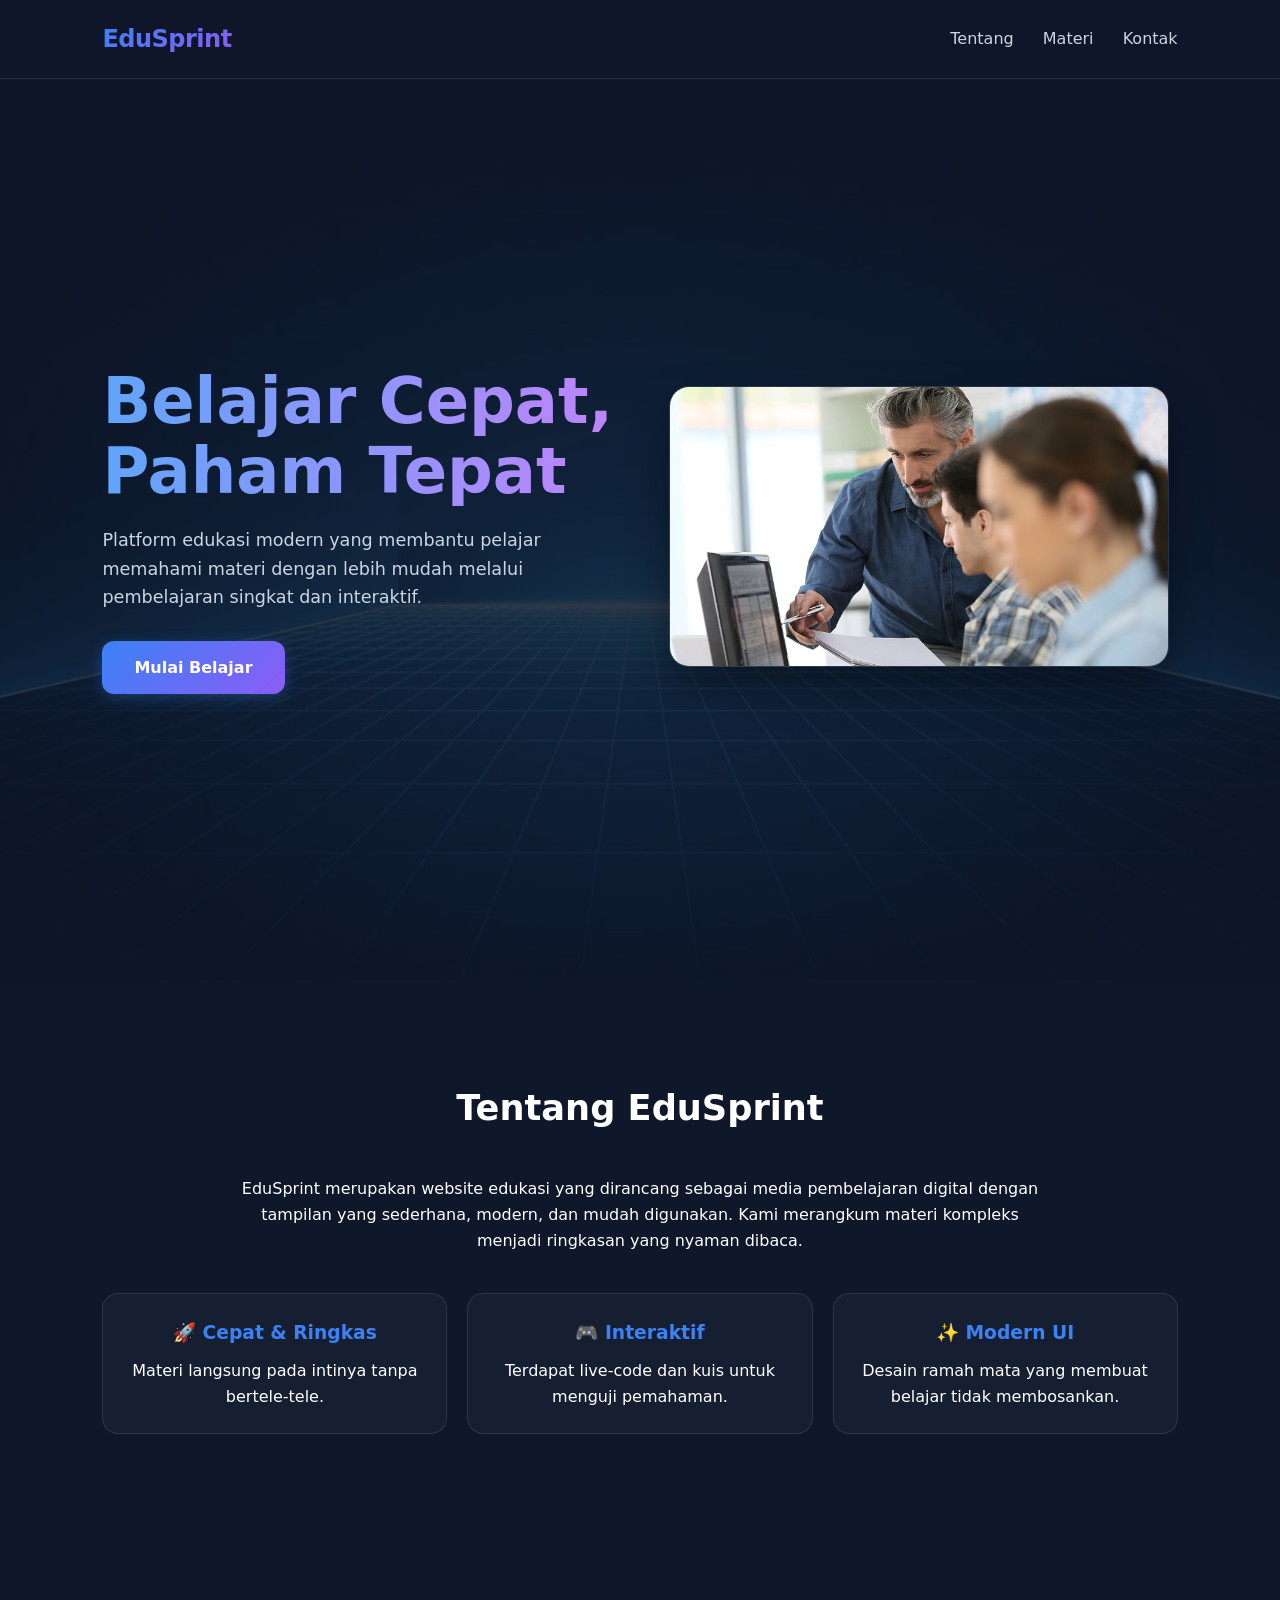
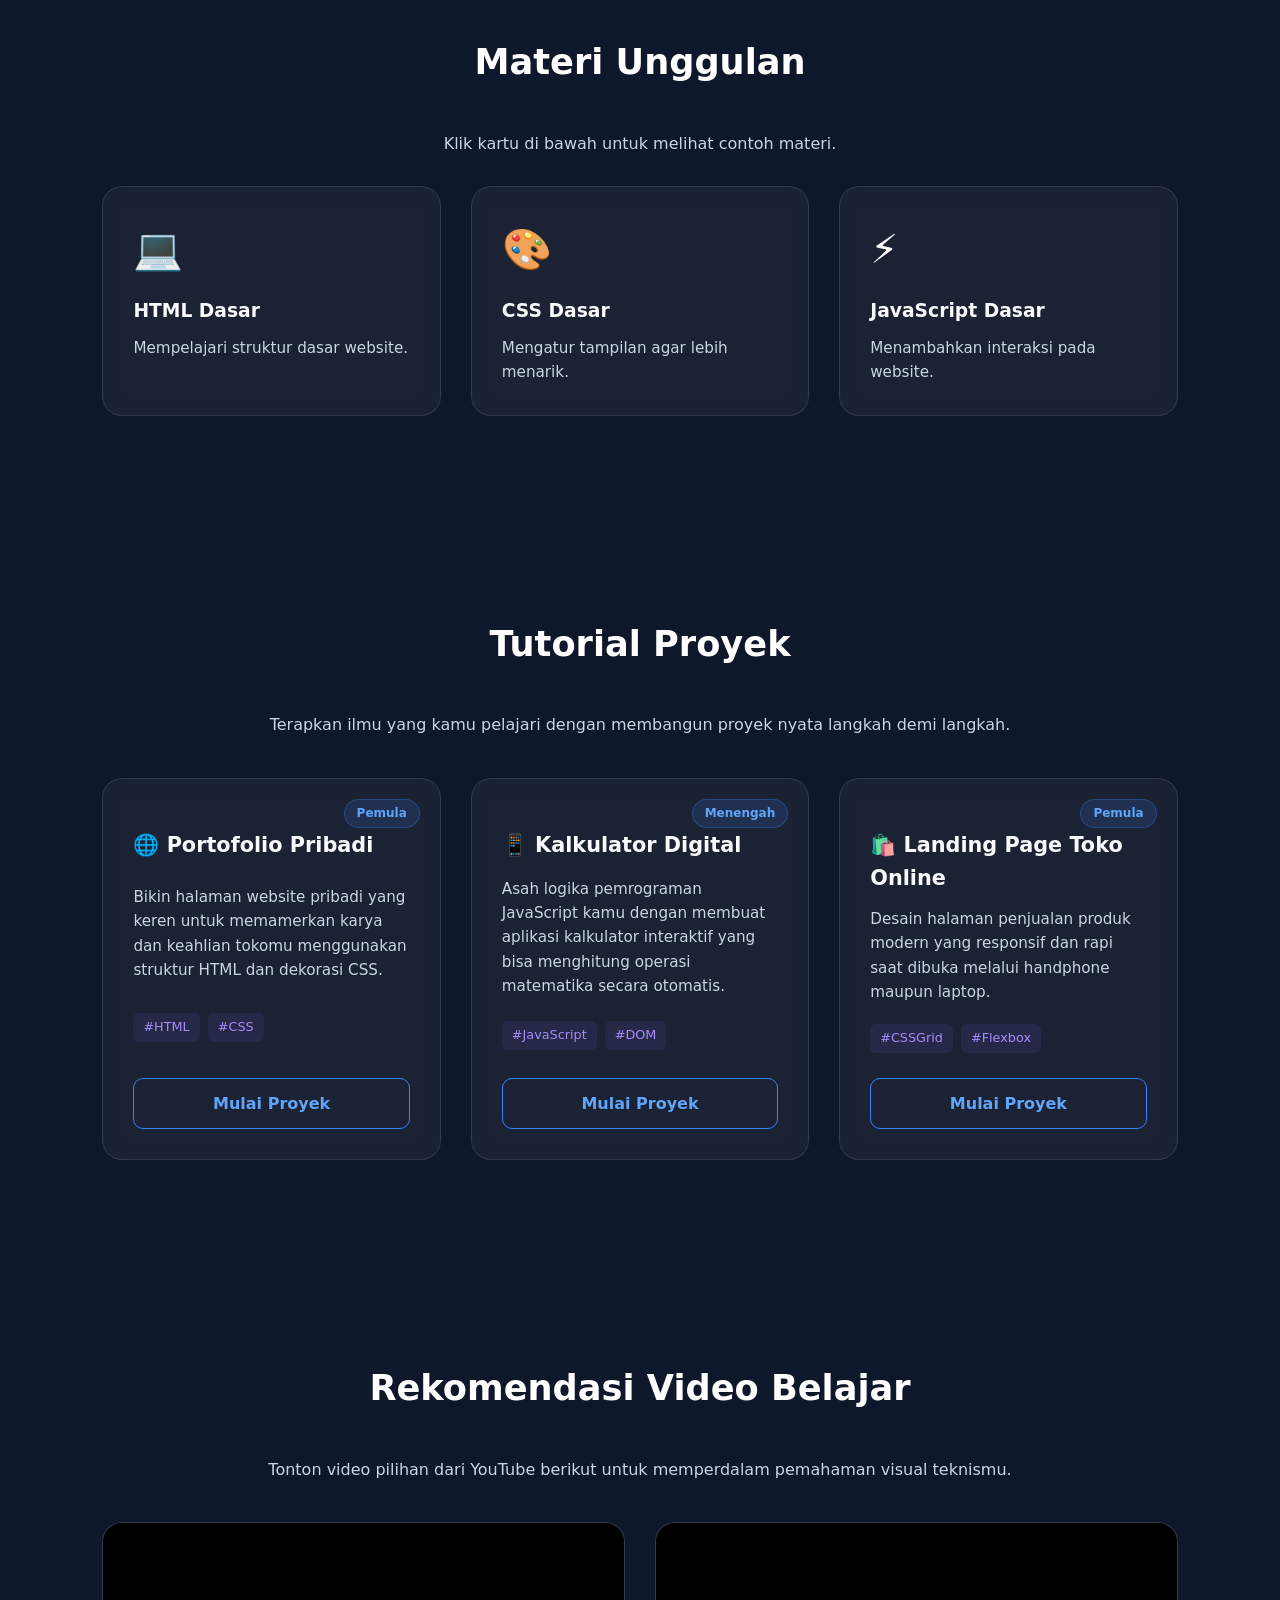
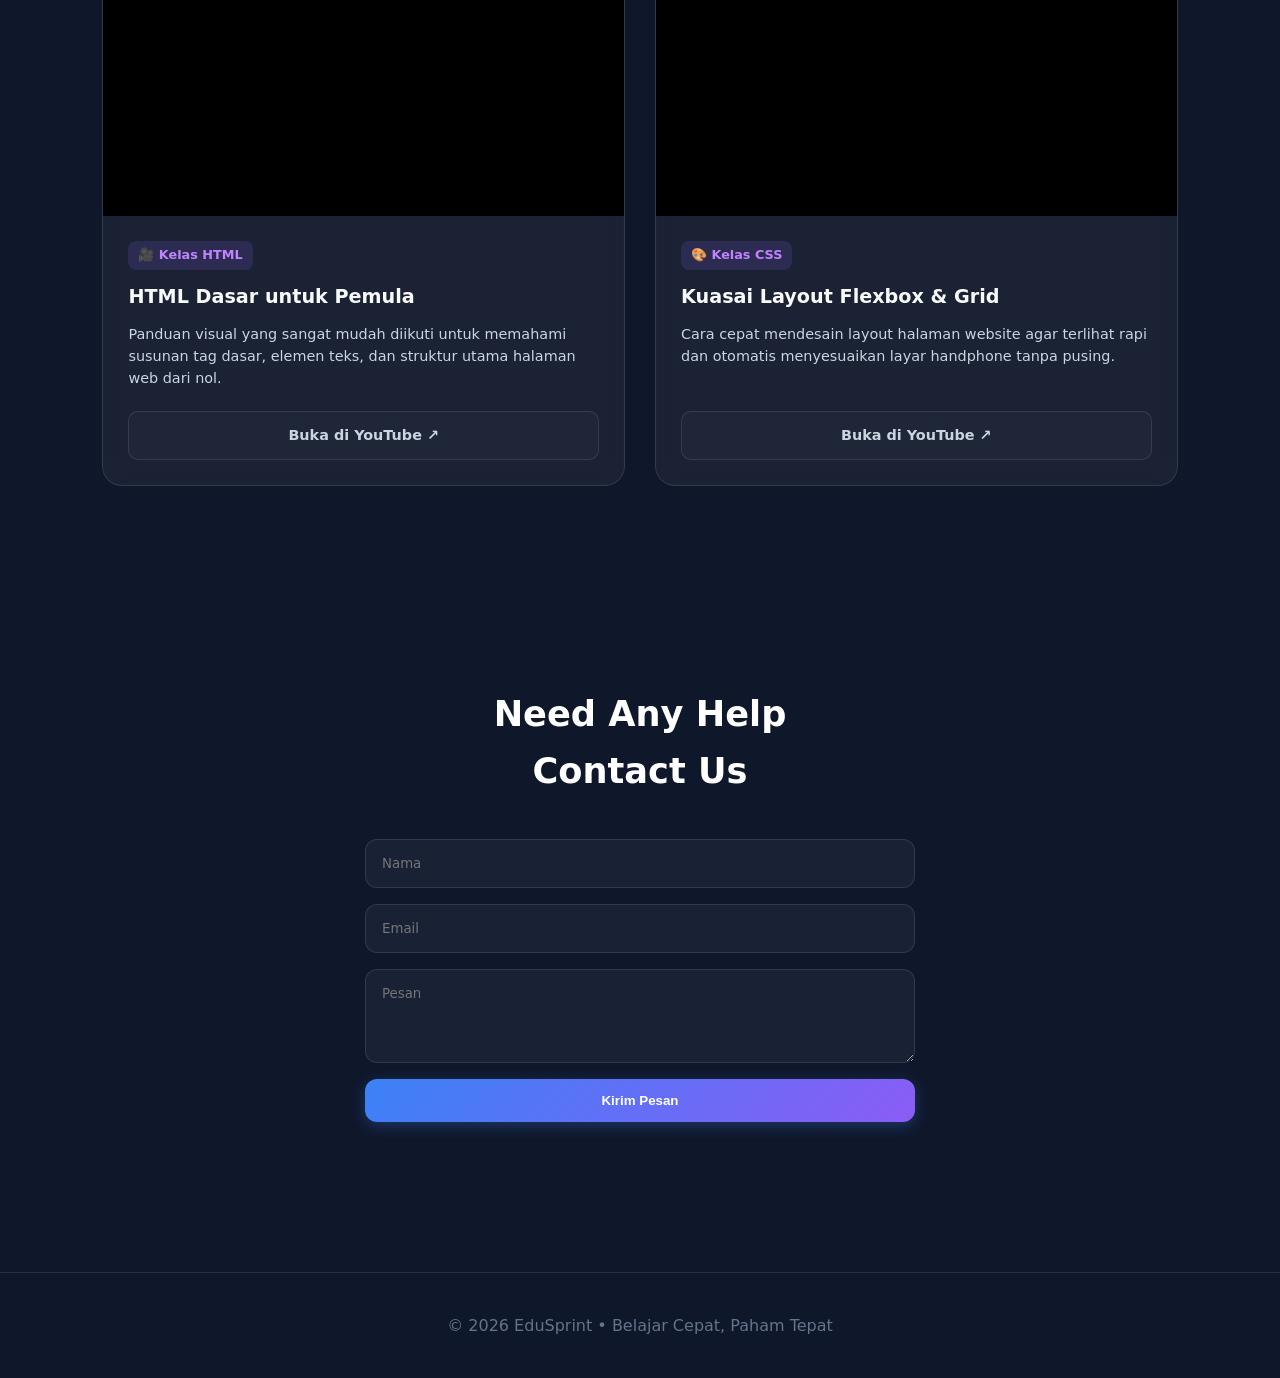
<file: index.html>
<!DOCTYPE html>
<html lang="id">
<head>
  <meta charset="UTF-8">
  <meta name="viewport" content="width=device-width, initial-scale=1.0">
  <title>EduSprint - Belajar Cepat, Paham Tepat</title>
  <link rel="stylesheet" href="./style.css">
</head>
<body>

  <nav>
    <div class="logo">EduSprint</div>
    <div class="menu">
      <a href="#about">Tentang</a>
      <a href="#materi">Materi</a>
      <a href="#contact">Kontak</a>
    </div>
  </nav>

  <section class="hero reveal">
    <div class="hero-content">
      <div class="hero-text">
        <h1>Belajar Cepat,<br>Paham Tepat</h1>
        <p>
          Platform edukasi modern yang membantu pelajar memahami materi
          dengan lebih mudah melalui pembelajaran singkat dan interaktif.
        </p>
        <a href="belajar.html" class="btn">Mulai Belajar</a>
      </div>
      <div class="hero-image">
        <img src="./help-people-learn.jpg" alt="Orang sedang belajar bersama">
      </div>
    </div>
  </section>

  <section id="about" class="section reveal">
    <h2>Tentang EduSprint</h2>
    <p style="max-width: 800px; margin: 0 auto 40px auto; text-align: center;">
      EduSprint merupakan website edukasi yang dirancang sebagai media pembelajaran digital dengan tampilan yang sederhana, 
      modern, dan mudah digunakan. Kami merangkum materi kompleks menjadi ringkasan yang nyaman dibaca.
    </p>
    
    <div class="about-features">
      <div class="feature-card">
        <h3>🚀 Cepat & Ringkas</h3>
        <p>Materi langsung pada intinya tanpa bertele-tele.</p>
      </div>
      <div class="feature-card">
        <h3>🎮 Interaktif</h3>
        <p>Terdapat live-code dan kuis untuk menguji pemahaman.</p>
      </div>
      <div class="feature-card">
        <h3>✨ Modern UI</h3>
        <p>Desain ramah mata yang membuat belajar tidak membosankan.</p>
      </div>
    </div>
  </section>

  <section id="materi" class="section reveal">
    <h2>Materi Unggulan</h2>
    <p style="text-align: center; color: var(--text-muted); margin-bottom: 30px;">Klik kartu di bawah untuk melihat contoh materi.</p>

    <div class="cards">
      <div class="card clickable" onclick="openModal('modal-html')">
        <span>💻</span>
        <h3>HTML Dasar</h3>
        <p>Mempelajari struktur dasar website.</p>
      </div>

      <div class="card clickable" onclick="openModal('modal-css')">
        <span>🎨</span>
        <h3>CSS Dasar</h3>
        <p>Mengatur tampilan agar lebih menarik.</p>
      </div>

      <div class="card clickable" onclick="openModal('modal-js')">
        <span>⚡</span>
        <h3>JavaScript Dasar</h3>
        <p>Menambahkan interaksi pada website.</p>
      </div>
    </div>
  </section>


  <section id="projects" class="section reveal">
  <h2>Tutorial Proyek</h2>
  <p style="text-align: center; color: var(--text-muted); margin-bottom: 40px;">
    Terapkan ilmu yang kamu pelajari dengan membangun proyek nyata langkah demi langkah.
  </p>

  <div class="projects-grid">
    
    <div class="project-card">
      <div class="project-badge">Pemula</div>
      <h3>🌐 Portofolio Pribadi</h3>
      <p>Bikin halaman website pribadi yang keren untuk memamerkan karya dan keahlian tokomu menggunakan struktur HTML dan dekorasi CSS.</p>
      <div class="project-tags">
        <span>#HTML</span>
        <span>#CSS</span>
      </div>
      <a href="#" class="btn-project">Mulai Proyek</a>
    </div>

    <div class="project-card">
      <div class="project-badge">Menengah</div>
      <h3>📱 Kalkulator Digital</h3>
      <p>Asah logika pemrograman JavaScript kamu dengan membuat aplikasi kalkulator interaktif yang bisa menghitung operasi matematika secara otomatis.</p>
      <div class="project-tags">
        <span>#JavaScript</span>
        <span>#DOM</span>
      </div>
      <a href="#" class="btn-project">Mulai Proyek</a>
    </div>

    <div class="project-card">
      <div class="project-badge">Pemula</div>
      <h3>🛍️ Landing Page Toko Online</h3>
      <p>Desain halaman penjualan produk modern yang responsif dan rapi saat dibuka melalui handphone maupun laptop.</p>
      <div class="project-tags">
        <span>#CSSGrid</span>
        <span>#Flexbox</span>
      </div>
      <a href="#" class="btn-project">Mulai Proyek</a>
    </div>

  </div>
</section>

<section id="resources" class="section reveal">
  <h2>Rekomendasi Video Belajar</h2>
  <p style="text-align: center; color: var(--text-muted); margin-bottom: 40px;">
    Tonton video pilihan dari YouTube berikut untuk memperdalam pemahaman visual teknismu.
  </p>

  <div class="resources-grid">
    
    <div class="resource-card">
      <div class="video-container">
        <iframe src="https://www.youtube.com/embed/tgbNymZ7vqY" title="YouTube video player" allowfullscreen></iframe>
      </div>
      <div class="resource-info">
        <span class="channel-badge">🎥 Kelas HTML</span>
        <h3>HTML Dasar untuk Pemula</h3>
        <p>Panduan visual yang sangat mudah diikuti untuk memahami susunan tag dasar, elemen teks, dan struktur utama halaman web dari nol.</p>
        <a href="https://youtube.com" target="_blank" class="btn-resource">Buka di YouTube ↗</a>
      </div>
    </div>

    <div class="resource-card">
      <div class="video-container">
        <iframe src="https://www.youtube.com/embed/tgbNymZ7vqY" title="YouTube video player" allowfullscreen></iframe>
      </div>
      <div class="resource-info">
        <span class="channel-badge">🎨 Kelas CSS</span>
        <h3>Kuasai Layout Flexbox & Grid</h3>
        <p>Cara cepat mendesain layout halaman website agar terlihat rapi dan otomatis menyesuaikan layar handphone tanpa pusing.</p>
        <a href="https://youtube.com" target="_blank" class="btn-resource">Buka di YouTube ↗</a>
      </div>
    </div>

  </div>
</section>


  <section id="contact" class="section reveal">
    <h2>Need Any Help <br> Contact Us</h2>
    <form onsubmit="sendMessage(event)">
      <input type="text" placeholder="Nama" required>
      <input type="email" placeholder="Email" required>
      <textarea placeholder="Pesan" rows="4" required></textarea>
      <button class="btn">Kirim Pesan</button>
    </form>
  </section>

  <footer>
    © 2026 EduSprint • Belajar Cepat, Paham Tepat
  </footer>

  <div id="modal-html" class="modal">
    <div class="modal-content">
      <span class="close-btn" onclick="closeModal('modal-html')">&times;</span>
      <h2>HTML Dasar: Membuat Tombol</h2>
      <p>HTML digunakan untuk membuat kerangka. Di bawah ini adalah contoh kode untuk membuat sebuah tombol sederhana.</p>
      
      <h4>Contoh Kode:</h4>
      <pre><code>&lt;button&gt;Klik Saya!&lt;/button&gt;</code></pre>
      
      <h4>Hasil:</h4>
      <div class="result-box">
        <button style="padding: 10px; cursor: pointer;">Klik Saya!</button>
      </div>
    </div>
  </div>

  <div id="modal-css" class="modal">
    <div class="modal-content">
      <span class="close-btn" onclick="closeModal('modal-css')">&times;</span>
      <h2>CSS Dasar: Styling Tombol</h2>
      <p>CSS digunakan untuk mempercantik HTML. Mari kita beri warna pada tombol tadi.</p>
      
      <h4>Contoh Kode:</h4>
      <pre><code>button {
  background-color: #3b82f6;
  color: white;
  border-radius: 8px;
  padding: 10px 20px;
  border: none;
}</code></pre>
      
      <h4>Hasil:</h4>
      <div class="result-box">
        <button style="background-color: #3b82f6; color: white; border-radius: 8px; padding: 10px 20px; border: none;">Tombol Keren</button>
      </div>
    </div>
  </div>

  <div id="modal-js" class="modal">
    <div class="modal-content">
      <span class="close-btn" onclick="closeModal('modal-js')">&times;</span>
      <h2>JavaScript: Interaksi Peringatan</h2>
      <p>JavaScript membuat website hidup. Mari kita buat tombol yang memunculkan peringatan saat diklik.</p>
      
      <h4>Contoh Kode:</h4>
      <pre><code>&lt;button onclick="alert('Halo dari EduSprint!')"&gt;Sapa Saya&lt;/button&gt;</code></pre>
      
      <h4>Hasil:</h4>
      <div class="result-box">
        <button onclick="alert('Halo dari EduSprint!')" style="background-color: #8b5cf6; color: white; border-radius: 8px; padding: 10px 20px; border: none; cursor: pointer;">Sapa Saya</button>
      </div>
    </div>
  </div>

  <script src="script.js"></script>
</body>
</html>
</file>
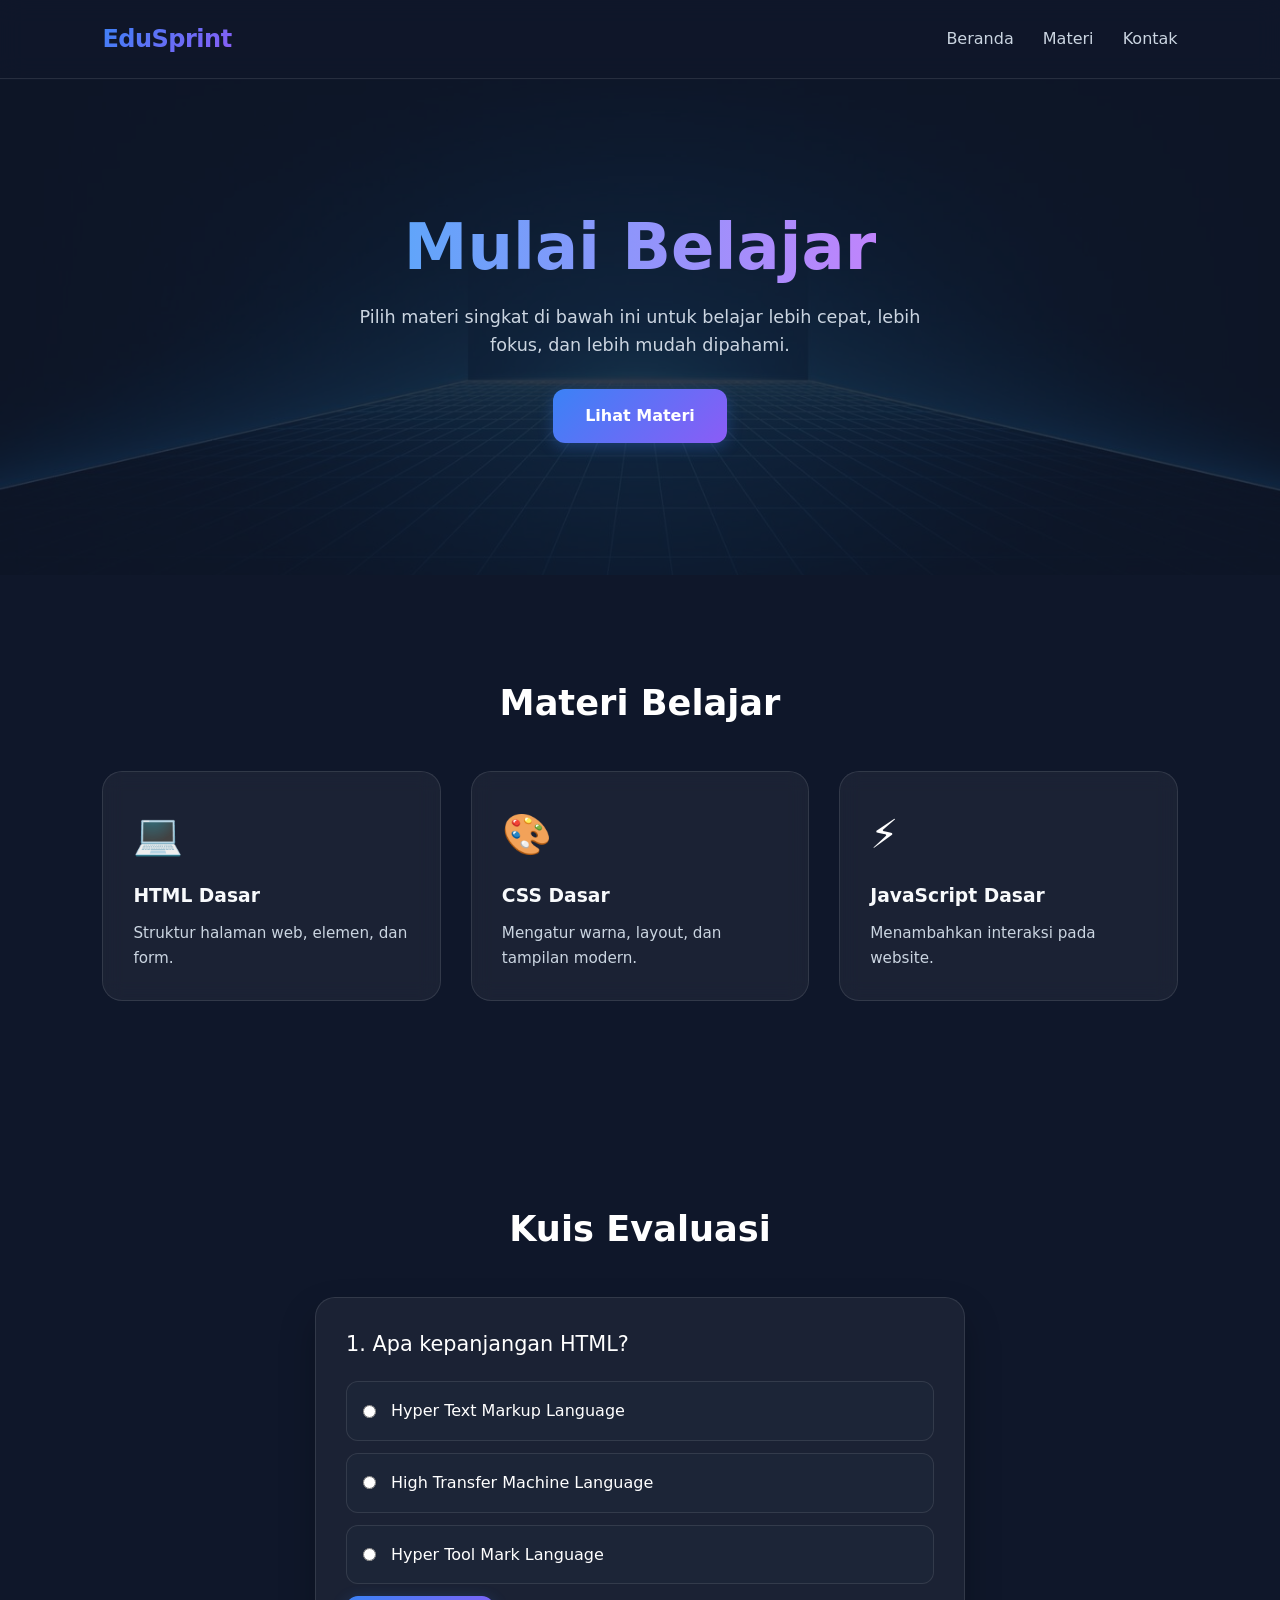
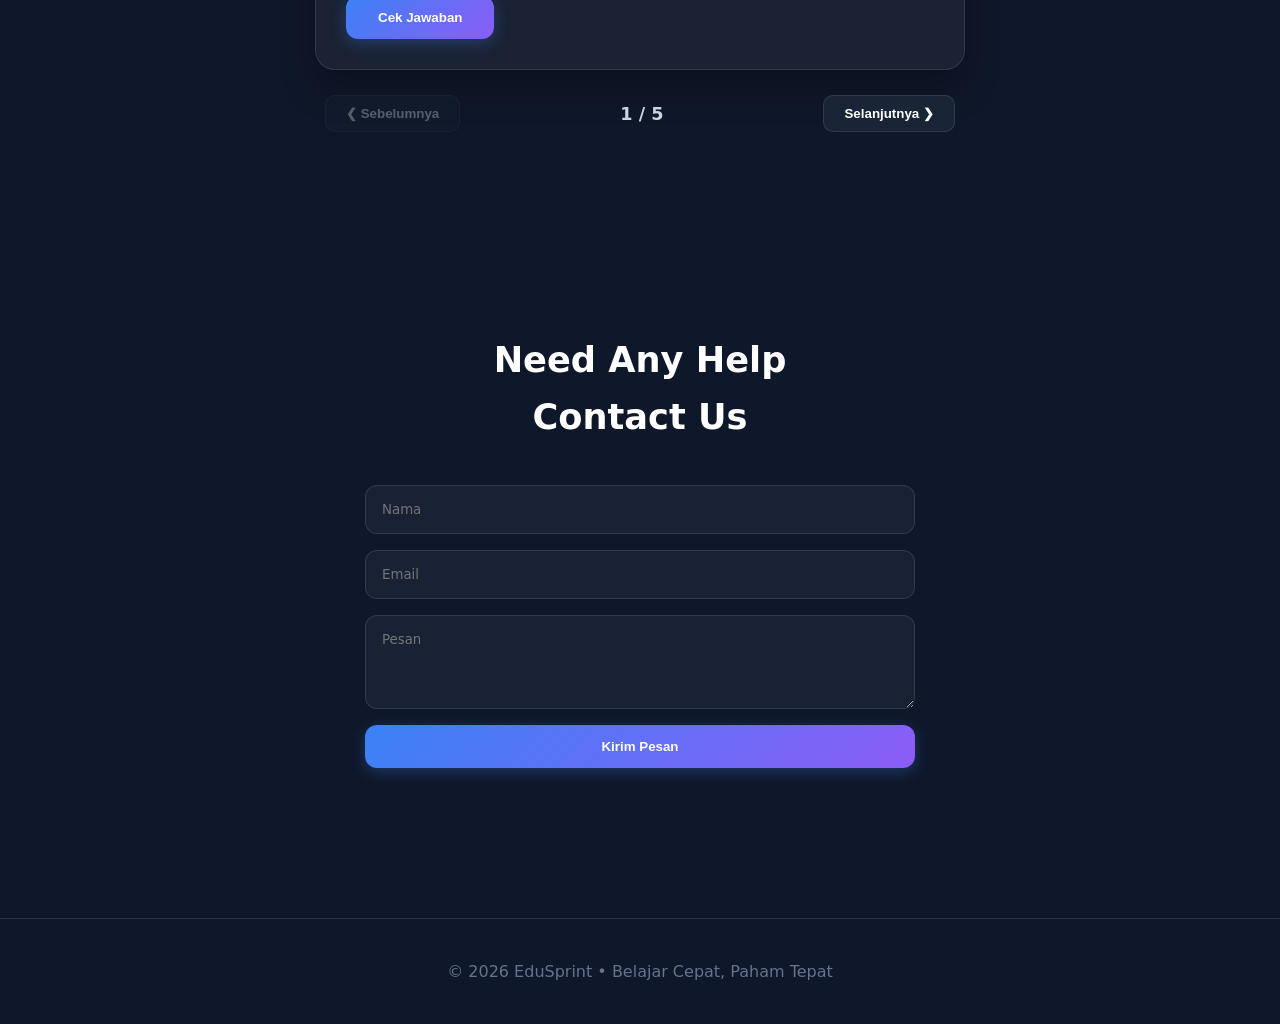
<file: belajar.html>
<!DOCTYPE html>
<html lang="id">
<head>
  <meta charset="UTF-8">
  <meta name="viewport" content="width=device-width, initial-scale=1.0">
  <title>EduSprint - Mulai Belajar</title>
  <link rel="stylesheet" href="style.css">
</head>
<body>

  <nav>
    <div class="logo">EduSprint</div>
    <div class="menu">
      <a href="index.html">Beranda</a>
      <a href="#materi">Materi</a>
      
      <a href="#contact">Kontak</a>
    </div>
  </nav>

  <section class="hero reveal hero-small">
    <h1>Mulai Belajar</h1>
    <p>
      Pilih materi singkat di bawah ini untuk belajar lebih cepat, lebih fokus,
      dan lebih mudah dipahami.
    </p>
    <a href="#materi" class="btn">Lihat Materi</a>
  </section>

  <section id="materi" class="section reveal">
    <h2>Materi Belajar</h2>

    <div class="cards">
      <div class="card">
        <span>💻</span>
        <h3>HTML Dasar</h3>
        <p>Struktur halaman web, elemen, dan form.</p>
      </div>

      <div class="card">
        <span>🎨</span>
        <h3>CSS Dasar</h3>
        <p>Mengatur warna, layout, dan tampilan modern.</p>
      </div>

      <div class="card">
        <span>⚡</span>
        <h3>JavaScript Dasar</h3>
        <p>Menambahkan interaksi pada website.</p>
      </div>
    </div>
  </section>
<section id="quiz" class="section reveal">
    <h2>Kuis Evaluasi</h2>

    <div class="quiz-container">
      
      <div class="quiz-slide active">
        <div class="quiz-card">
          <p class="quiz-title">1. Apa kepanjangan HTML?</p>

          <label class="option">
            <input type="radio" name="q1" value="benar">
            Hyper Text Markup Language
          </label>
          <label class="option">
            <input type="radio" name="q1" value="salah">
            High Transfer Machine Language
          </label>
          <label class="option">
            <input type="radio" name="q1" value="salah">
            Hyper Tool Mark Language
          </label>

          <button class="btn" onclick="checkQuiz('q1', 'result1')">Cek Jawaban</button>
          <p id="result1" class="quiz-result"></p>
        </div>
      </div>

      <div class="quiz-slide">
        <div class="quiz-card">
          <p class="quiz-title">2. CSS digunakan untuk?</p>

          <label class="option">
            <input type="radio" name="q2" value="benar">
            Mengatur tampilan website
          </label>
          <label class="option">
            <input type="radio" name="q2" value="salah">
            Menyimpan data server
          </label>
          <label class="option">
            <input type="radio" name="q2" value="salah">
            Mengirim email otomatis
          </label>

          <button class="btn" onclick="checkQuiz('q2', 'result2')">Cek Jawaban</button>
          <p id="result2" class="quiz-result"></p>
        </div>
      </div>


<div class="quiz-slide">
  <div class="quiz-card">
    <p class="quiz-title">3. JavaScript digunakan untuk?</p>

    <label class="option">
      <input type="radio" name="q3" value="salah">
      Mengatur tampilan website
    </label>
    <label class="option">
      <input type="radio" name="q3" value="benar">
      Menambahkan interaktivitas dan logika pada website
    </label>
    <label class="option">
      <input type="radio" name="q3" value="salah">
      Membuat struktur halaman website
    </label>

    <button class="btn" onclick="checkQuiz('q3', 'result3')">Cek Jawaban</button>
    <p id="result3" class="quiz-result"></p>
  </div>
</div>

<div class="quiz-slide">
  <div class="quiz-card">
    <p class="quiz-title">4. Properti CSS yang digunakan untuk mengubah warna teks adalah?</p>

    <label class="option">
      <input type="radio" name="q4" value="benar">
      color
    </label>
    <label class="option">
      <input type="radio" name="q4" value="salah">
      background-color
    </label>
    <label class="option">
      <input type="radio" name="q4" value="salah">
      font-size
    </label>

    <button class="btn" onclick="checkQuiz('q4', 'result4')">Cek Jawaban</button>
    <p id="result4" class="quiz-result"></p>
  </div>
</div>

<div class="quiz-slide">
  <div class="quiz-card">
    <p class="quiz-title">5. CSS merupakan singkatan dari?</p>

    <label class="option">
      <input type="radio" name="q5" value="salah">
      Creative Style Sheet
    </label>
    <label class="option">
      <input type="radio" name="q5" value="benar">
      Cascading Style Sheets
    </label>
    <label class="option">
      <input type="radio" name="q5" value="salah">
      Computer Style System
    </label>

    <button class="btn" onclick="checkQuiz('q5', 'result5')">Cek Jawaban</button>
    <p id="result5" class="quiz-result"></p>
  </div>
</div>

      <div class="quiz-nav">
        <button class="btn-nav" id="prevBtn" onclick="changeSlide(-1)">❮ Sebelumnya</button>
        <span id="slideIndicator">1 / 2</span>
        <button class="btn-nav" id="nextBtn" onclick="changeSlide(1)">Selanjutnya ❯</button>
      </div>

    </div>
  </section>

  <section id="contact" class="section reveal">
     <h2>Need Any Help <br> Contact Us</h2>

    <form onsubmit="sendMessage(event)" class="contact-form">
      <input type="text" placeholder="Nama" required>
      <input type="email" placeholder="Email" required>
      <textarea placeholder="Pesan" rows="4" required></textarea>
      <button class="btn">Kirim Pesan</button>
    </form>
  </section>

  <footer>
    © 2026 EduSprint • Belajar Cepat, Paham Tepat
  </footer>

  <script src="script.js"></script>
</body>
</html>
</file>
<file: style.css>
:root {
  --bg-color: #0f172a;
  --primary: #3b82f6;
  --secondary: #8b5cf6;
  --text-main: #ffffff;
  --text-muted: #cbd5e1;
  --glass-bg: rgba(255, 255, 255, 0.05);
  --glass-border: rgba(255, 255, 255, 0.1);
}

* {
  margin: 0;
  padding: 0;
  box-sizing: border-box;
}

html {
  scroll-behavior: smooth;
}

body {
  font-family: 'Segoe UI', system-ui, sans-serif;
  background: var(--bg-color);
  color: var(--text-main);
  line-height: 1.6;
  padding-top: 80px;
}

nav {
  display: flex;
  justify-content: space-between;
  align-items: center;
  padding: 20px 8%;
  position: fixed;
  top: 0;
  left: 0;
  width: 100%;
  z-index: 1000;
  background: rgba(15, 23, 42, 0.8);
  backdrop-filter: blur(12px);
  -webkit-backdrop-filter: blur(12px);
  border-bottom: 1px solid var(--glass-border);
}

.logo {
  font-size: 1.5rem;
  font-weight: 800;
  background: linear-gradient(135deg, var(--primary), var(--secondary));
  -webkit-background-clip: text;
  -webkit-text-fill-color: transparent;
  letter-spacing: -0.5px;
}

.menu a {
  color: var(--text-muted);
  text-decoration: none;
  margin-left: 24px;
  font-weight: 500;
  transition: 0.3s;
}

.menu a:hover {
  color: var(--text-main);
}

.hero, .hero-small {
  position: relative;
  display: flex;
  flex-direction: column;
  justify-content: center;
  align-items: center;
  text-align: center;
  padding: 20px 8%;
  z-index: 1;
}

.hero { min-height: 100vh; }
.hero-small { min-height: 55vh; }

.hero::before, .hero-small::before {
  content: "";
  position: absolute;
  top: 0;
  left: 0;
  width: 100%;
  height: 100%;
  background-image: url('./abstract-sciencece-or-technology-with-neon-light-and-empty-space-for-text-futuristic-background-vector.jpg');
  background-size: cover;
  background-position: center;
  opacity: 0.15; 
  z-index: -1;
}

.hero h1 {
  font-size: clamp(2.8rem, 5vw, 4.5rem); 
  line-height: 1.1;
  font-weight: 800;
  margin-bottom: 20px;
  background: linear-gradient(to right, #60a5fa, #c084fc);
  -webkit-background-clip: text;
  -webkit-text-fill-color: transparent;
}

.hero p {
  max-width: 600px;
  margin-bottom: 30px;
  color: var(--text-muted);
  font-size: 1.1rem;
}

.btn {
  display: inline-block;
  padding: 14px 32px;
  border: none;
  border-radius: 12px;
  cursor: pointer;
  background: linear-gradient(135deg, var(--primary), var(--secondary));
  color: white;
  text-decoration: none;
  font-weight: 600;
  transition: all 0.3s ease;
  box-shadow: 0 4px 15px rgba(59, 130, 246, 0.3);
}

.btn:hover {
  transform: translateY(-3px);
  box-shadow: 0 8px 25px rgba(139, 92, 246, 0.5);
}

.section {
  padding: 100px 8%;
}

.section h2 {
  margin-bottom: 40px;
  font-size: 2.2rem;
  text-align: center;
}

.cards {
  display: grid;
  grid-template-columns: repeat(auto-fit, minmax(280px, 1fr));
  gap: 30px;
}

.card {
  background: var(--glass-bg);
  border: 1px solid var(--glass-border);
  padding: 30px;
  border-radius: 20px;
  transition: all 0.4s ease;
  backdrop-filter: blur(10px);
}

.card:hover {
  transform: translateY(-8px);
  border-color: rgba(139, 92, 246, 0.4);
  box-shadow: 0 15px 30px -10px rgba(139, 92, 246, 0.3); /* Subtle purple glow */
}

.card span {
  font-size: 2.5rem;
  display: inline-block;
  margin-bottom: 15px;
}

.card h3 {
  margin-bottom: 10px;
  color: #f8fafc;
}

.card p {
  color: var(--text-muted);
  font-size: 0.95rem;
}

form, .contact-form, .quiz-box {
  display: flex;
  flex-direction: column;
  gap: 16px;
  max-width: 550px;
  margin: 0 auto; 
}

input, textarea {
  padding: 16px;
  border: 1px solid var(--glass-border);
  border-radius: 12px;
  background: rgba(30, 41, 59, 0.7);
  color: white;
  font-family: inherit;
  transition: 0.3s;
}

input:focus, textarea:focus {
  outline: none;
  border-color: var(--primary);
  box-shadow: 0 0 0 3px rgba(59, 130, 246, 0.2);
}

.quiz-card {
  max-width: 650px;
  margin: 0 auto;
  padding: 30px;
  border-radius: 20px;
  background: var(--glass-bg);
  border: 1px solid var(--glass-border);
  box-shadow: 0 18px 35px rgba(0,0,0,0.25);
}

.quiz-title {
  font-size: 1.3rem;
  margin-bottom: 20px;
  color: #fff;
}

.option {
  display: flex;
  align-items: center;
  margin-bottom: 12px;
  padding: 16px;
  border-radius: 12px;
  background: rgba(30, 41, 59, 0.5);
  border: 1px solid var(--glass-border);
  cursor: pointer;
  transition: all 0.25s ease;
}

.option:hover {
  transform: translateX(6px);
  background: rgba(59, 130, 246, 0.1);
  border-color: rgba(59, 130, 246, 0.3);
}

.option input {
  margin-right: 15px;
  margin-bottom: 0;
  accent-color: var(--primary); 
}

footer {
  text-align: center;
  padding: 40px 20px;
  color: #64748b;
  border-top: 1px solid var(--glass-border);
  margin-top: 50px;
}

.reveal {
  opacity: 0;
  transform: translateY(10px); 
  transition: all 0.8s cubic-bezier(0.5, 0, 0, 1); 
}

.reveal.active {
  opacity: 1;
  transform: translateY(0);
}


@media (max-width: 768px) {
  .menu {
    display: none;
  }
  
  .section {
    padding: 70px 5%;
  }
}

.hero-content {
  display: flex;
  align-items: center;
  justify-content: space-between;
  gap: 40px;
  max-width: 1200px;
  width: 100%;
  margin: 0 auto;
}

.hero-text {
  flex: 1;
  text-align: left; 
}

.hero-text p {
  margin-bottom: 30px;
}

.hero-image {
  flex: 1;
}

.hero-image img {
  width: 100%;
  max-width: 500px;
  border-radius: 20px;
  box-shadow: 0 20px 40px rgba(0, 0, 0, 0.4);
  border: 1px solid var(--glass-border);
  transition: transform 0.4s ease;
}

.hero-image img:hover {
  transform: translateY(-10px);
}

.about-features {
  display: grid;
  grid-template-columns: repeat(auto-fit, minmax(250px, 1fr));
  gap: 20px;
  margin-top: 40px;
}

.feature-card {
  background: rgba(30, 41, 59, 0.5);
  border: 1px solid var(--glass-border);
  padding: 24px;
  border-radius: 16px;
  text-align: center;
}

.feature-card h3 {
  margin-bottom: 10px;
  color: var(--primary);
}

.card.clickable {
  cursor: pointer;
}

.modal {
  display: none; 
  position: fixed;
  z-index: 2000;
  left: 0;
  top: 0;
  width: 100%;
  height: 100%;
  background-color: rgba(15, 23, 42, 0.8);
  backdrop-filter: blur(8px);
  justify-content: center;
  align-items: center;
}

.modal-content {
  background: var(--bg-color);
  border: 1px solid var(--glass-border);
  padding: 40px;
  border-radius: 20px;
  max-width: 600px;
  width: 90%;
  position: relative;
  box-shadow: 0 25px 50px -12px rgba(0, 0, 0, 0.5);
  animation: slideDown 0.4s ease-out;
}

.close-btn {
  position: absolute;
  top: 15px;
  right: 25px;
  color: var(--text-muted);
  font-size: 30px;
  font-weight: bold;
  cursor: pointer;
  transition: 0.3s;
}

.close-btn:hover {
  color: var(--text-main);
}

.modal-content h4 {
  margin-top: 20px;
  margin-bottom: 10px;
  color: var(--text-muted);
}

pre {
  background: #1e293b;
  padding: 15px;
  border-radius: 10px;
  overflow-x: auto;
  border: 1px solid var(--glass-border);
  color: #a78bfa;
}

.result-box {
  background: #ffffff; 
  color: #000;
  padding: 20px;
  border-radius: 10px;
  display: flex;
  justify-content: center;
  align-items: center;
}

@keyframes slideDown {
  from { opacity: 0; transform: translateY(-30px); }
  to { opacity: 1; transform: translateY(0); }
}

@media (max-width: 768px) {
  .hero-content {
    flex-direction: column;
    text-align: center;
    margin-top: 60px;
  }
  .hero-text {
    text-align: center;
  }
}

.quiz-container {
  max-width: 650px;
  margin: 0 auto;
  position: relative;
}

.quiz-slide {
  display: none;
  animation: fadeIn 0.5s ease;
}

.quiz-slide.active {
  display: block; 
}


.quiz-nav {
  display: flex;
  justify-content: space-between;
  align-items: center;
  margin-top: 25px;
  padding: 0 10px;
}

.btn-nav {
  background: rgba(30, 41, 59, 0.8);
  color: var(--text-main);
  border: 1px solid var(--glass-border);
  padding: 10px 20px;
  border-radius: 10px;
  cursor: pointer;
  font-weight: 600;
  transition: all 0.3s ease;
}

.btn-nav:hover:not(:disabled) {
  background: var(--primary);
  border-color: var(--primary);
  transform: translateY(-2px);
}

.btn-nav:disabled {
  opacity: 0.3;
  cursor: not-allowed;
}

#slideIndicator {
  color: var(--text-muted);
  font-weight: bold;
  font-size: 1.1rem;
}

@keyframes fadeIn {
  from { opacity: 0; transform: translateX(20px); }
  to { opacity: 1; transform: translateX(0); }
}


.projects-grid {
  display: grid;
  grid-template-columns: repeat(auto-fit, minmax(300px, 1fr));
  gap: 30px;
  max-width: 1200px;
  margin: 0 auto;
}

.project-card {
  background: var(--glass-bg);
  border: 1px solid var(--glass-border);
  padding: 35px 30px 30px 30px;
  border-radius: 20px;
  position: relative;
  display: flex;
  flex-direction: column;
  justify-content: space-between;
  transition: all 0.4s ease;
  backdrop-filter: blur(10px);
  -webkit-backdrop-filter: blur(10px);
}

.project-card:hover {
  transform: translateY(-8px);
  border-color: rgba(59, 130, 246, 0.4);
  box-shadow: 0 15px 30px -10px rgba(59, 130, 246, 0.2);
}

.project-badge {
  position: absolute;
  top: 20px;
  right: 20px;
  background: rgba(59, 130, 246, 0.15);
  color: #60a5fa;
  padding: 4px 12px;
  border-radius: 20px;
  font-size: 0.75rem;
  font-weight: 600;
  border: 1px solid rgba(59, 130, 246, 0.3);
}

.project-card h3 {
  font-size: 1.3rem;
  margin-top: 15px;
  margin-bottom: 12px;
  color: #f8fafc;
}

.project-card p {
  color: var(--text-muted);
  font-size: 0.95rem;
  margin-bottom: 20px;
  line-height: 1.6;
}

.project-tags {
  display: flex;
  gap: 8px;
  margin-bottom: 25px;
}

.project-tags span {
  font-size: 0.8rem;
  color: #a78bfa;
  background: rgba(139, 92, 246, 0.1);
  padding: 4px 10px;
  border-radius: 6px;
  font-weight: 500;
}

.btn-project {
  display: block;
  text-align: center;
  padding: 12px 20px;
  border: 1px solid var(--primary);
  color: #60a5fa;
  text-decoration: none;
  border-radius: 10px;
  font-weight: 600;
  transition: all 0.3s ease;
}

.btn-project:hover {
  background: var(--primary);
  color: white;
  box-shadow: 0 5px 15px rgba(59, 130, 246, 0.3);
}

.resources-grid {
  display: grid;
  grid-template-columns: repeat(auto-fit, minmax(320px, 1fr));
  gap: 30px;
  max-width: 1200px;
  margin: 0 auto;
}

.resource-card {
  background: var(--glass-bg);
  border: 1px solid var(--glass-border);
  border-radius: 20px;
  overflow: hidden; 
  display: flex;
  flex-direction: column;
  transition: all 0.4s ease;
  backdrop-filter: blur(10px);
  -webkit-backdrop-filter: blur(10px);
}

.resource-card:hover {
  transform: translateY(-8px);
  border-color: rgba(139, 92, 246, 0.4);
  box-shadow: 0 15px 30px -10px rgba(139, 92, 246, 0.2);
}

.video-container {
  width: 100%;
  aspect-ratio: 16 / 9; 
  background: #000;
}

.video-container iframe {
  width: 100%;
  height: 100%;
  border: none;
}

.resource-info {
  padding: 25px;
  display: flex;
  flex-direction: column;
  gap: 12px;
  flex-grow: 1; 
}

.channel-badge {
  align-self: flex-start;
  background: rgba(139, 92, 246, 0.15);
  color: #c084fc;
  padding: 4px 10px;
  border-radius: 8px;
  font-size: 0.8rem;
  font-weight: 600;
}

.resource-info h3 {
  font-size: 1.2rem;
  color: #f8fafc;
}

.resource-info p {
  color: var(--text-muted);
  font-size: 0.9rem;
  line-height: 1.5;
  margin-bottom: 10px;
}


.btn-resource {
  margin-top: auto; 
  text-align: center;
  padding: 12px;
  color: var(--text-muted);
  text-decoration: none;
  font-size: 0.9rem;
  font-weight: 600;
  border-radius: 10px;
  background: rgba(255, 255, 255, 0.02);
  border: 1px solid var(--glass-border);
  transition: 0.3s;
}

.btn-resource:hover {
  background: rgba(255, 255, 255, 0.08);
  color: var(--text-main);
  border-color: var(--text-muted);
}
</file>
